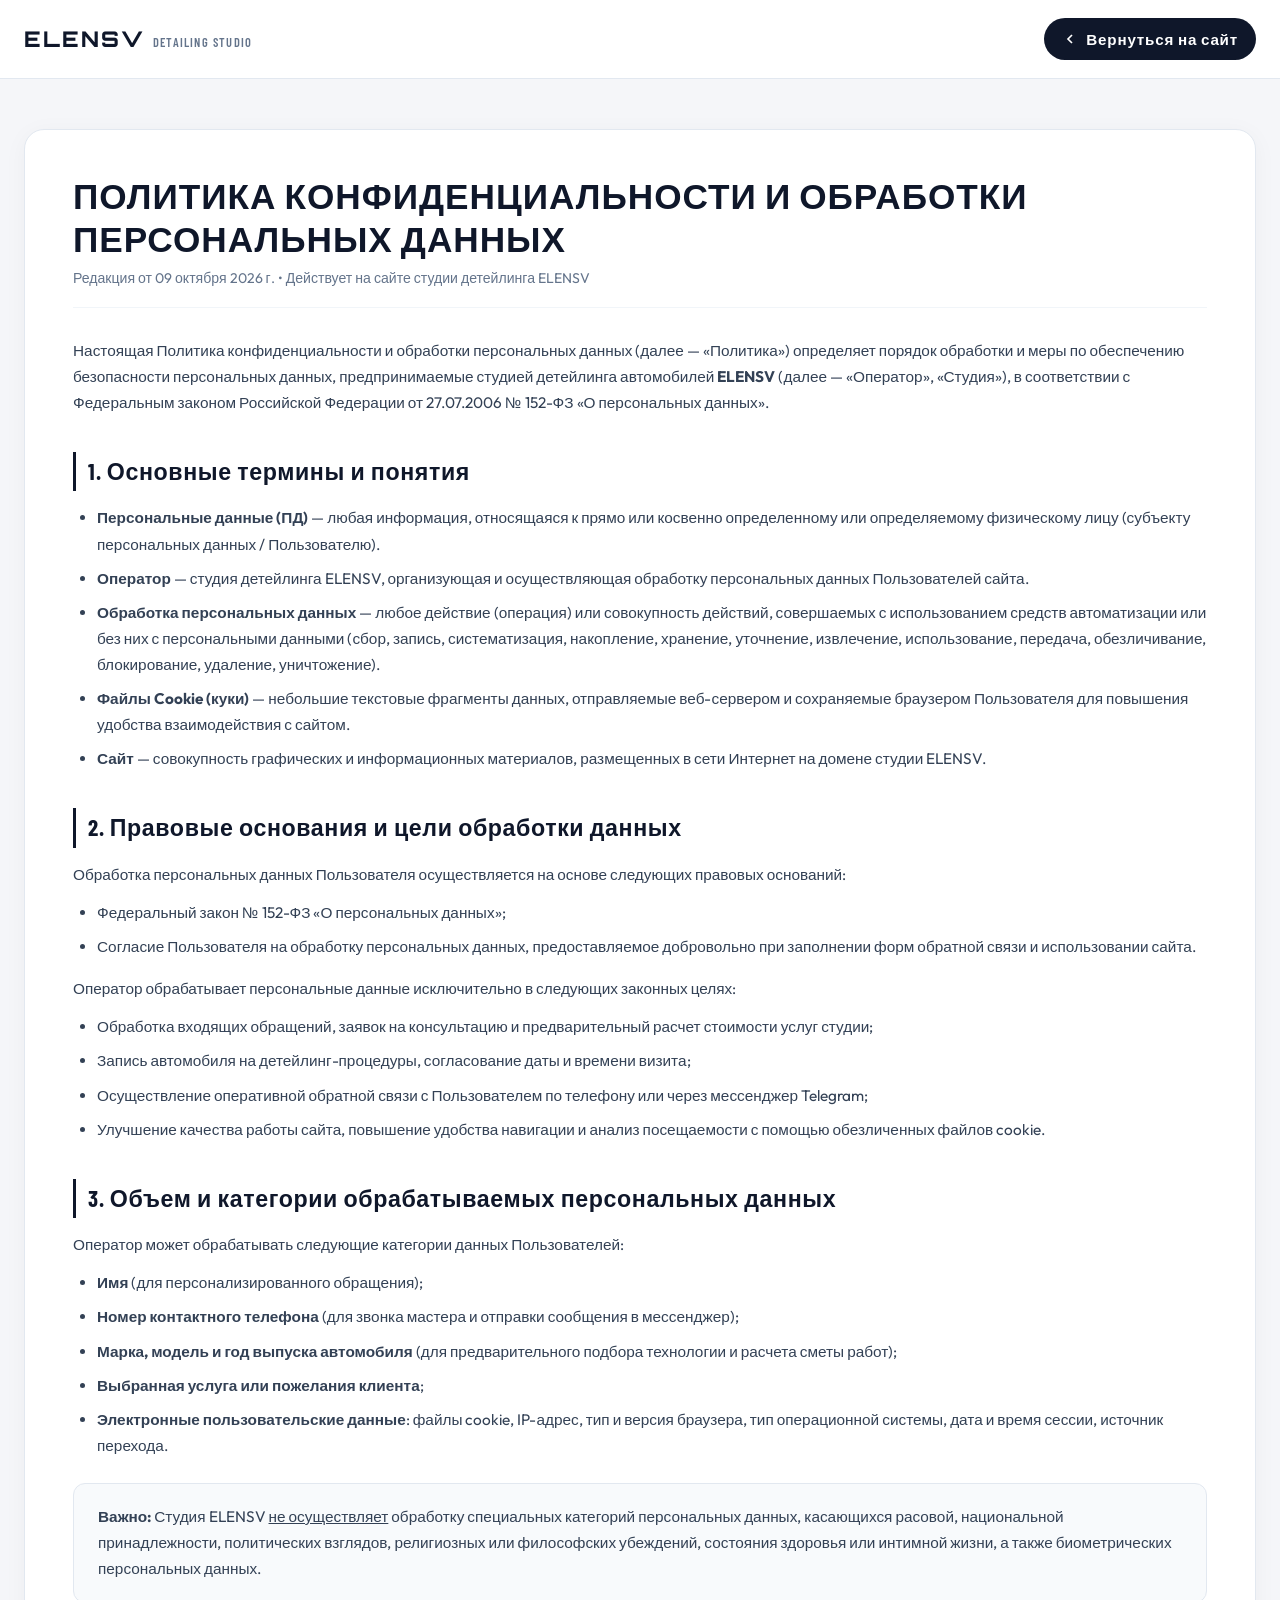
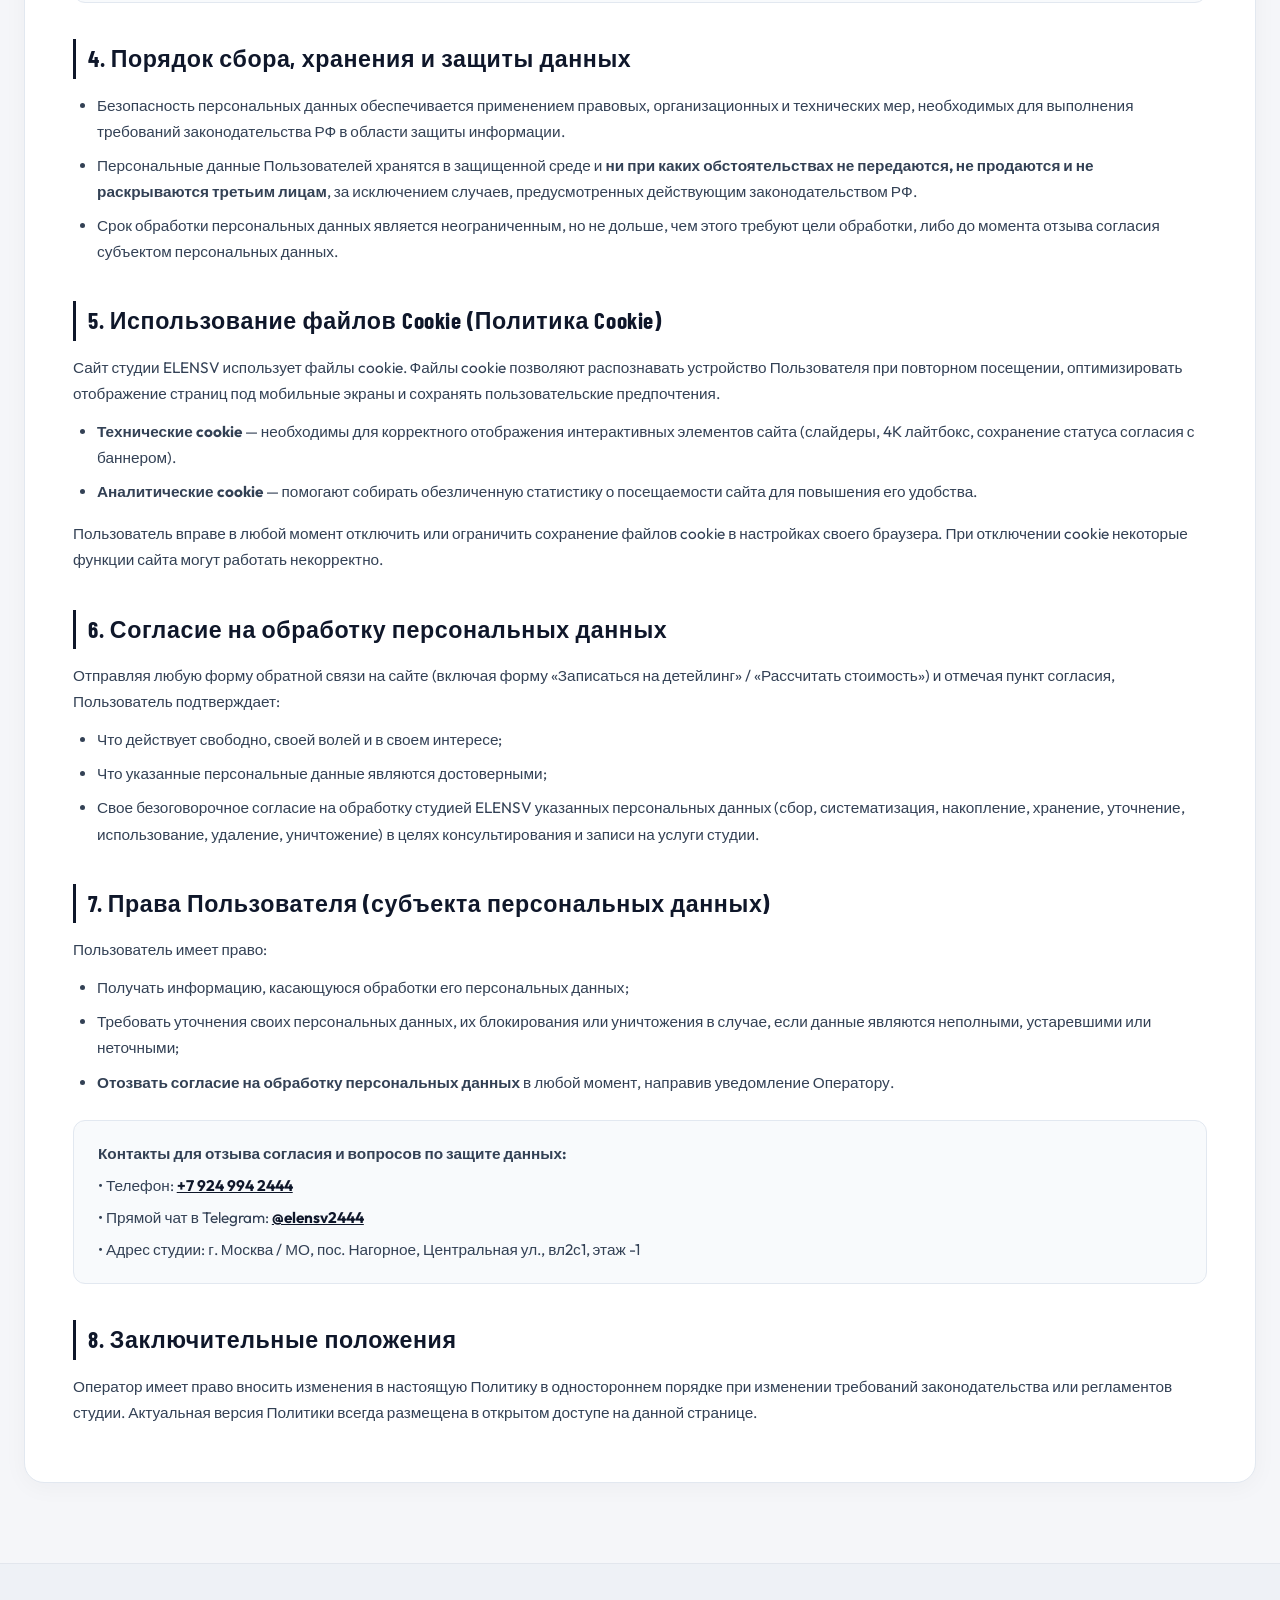
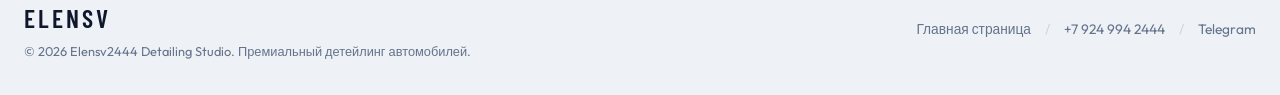
<file: privacy.html>
<!DOCTYPE html>
<html lang="ru">
<head>
  <meta charset="UTF-8">
  <meta name="viewport" content="width=device-width, initial-scale=1.0">
  <title>Политика конфиденциальности и обработки персональных данных | Студия детейлинга ELENSV</title>
  <meta name="description" content="Политика в отношении обработки персональных данных и файлов cookie студии детейлинга ELENSV в соответствии с Федеральным законом № 152-ФЗ.">
  
  <link rel="preconnect" href="https://fonts.googleapis.com">
  <link rel="preconnect" href="https://fonts.gstatic.com" crossorigin>
  <link href="https://fonts.googleapis.com/css2?family=Barlow+Condensed:wght@400;500;600;700&family=Orbitron:wght@600;700;800&family=Outfit:wght@300;400;500;600;700&display=swap" rel="stylesheet">
  
  <link rel="stylesheet" href="style.css?v=2.8">
  <style>
    .privacy-page {
      background: #f5f6f9;
      color: #0f172a;
      min-height: 100vh;
      display: flex;
      flex-direction: column;
    }
    .privacy-header-bar {
      background: #ffffff;
      border-bottom: 1px solid #e2e8f0;
      padding: 18px 0;
      position: sticky;
      top: 0;
      z-index: 100;
      backdrop-filter: blur(12px);
      -webkit-backdrop-filter: blur(12px);
    }
    .privacy-bar-inner {
      display: flex;
      align-items: center;
      justify-content: space-between;
      gap: 16px;
    }
    .privacy-logo {
      display: flex;
      align-items: baseline;
      gap: 8px;
      text-decoration: none;
      color: #0f172a;
    }
    .privacy-logo-txt {
      font-family: 'Orbitron', sans-serif;
      font-weight: 800;
      font-size: 1.35rem;
      letter-spacing: 2px;
    }
    .privacy-logo-tag {
      font-family: 'Barlow Condensed', sans-serif;
      font-size: 0.78rem;
      letter-spacing: 1.2px;
      color: #64748b;
      font-weight: 600;
    }
    .privacy-back-btn {
      display: inline-flex;
      align-items: center;
      gap: 8px;
      padding: 9px 18px;
      border-radius: 9999px;
      background: #0f172a;
      color: #ffffff;
      font-family: 'Barlow Condensed', sans-serif;
      font-size: 0.95rem;
      font-weight: 600;
      letter-spacing: 0.8px;
      text-decoration: none;
      transition: all 0.2s ease;
    }
    .privacy-back-btn:hover {
      background: #1e293b;
      transform: translateX(-3px);
    }
    .privacy-content-wrap {
      flex: 1;
      padding: 50px 0 80px;
    }
    .privacy-paper {
      background: #ffffff;
      border-radius: 20px;
      border: 1px solid #e2e8f0;
      padding: 44px 48px;
      box-shadow: 0 4px 25px rgba(15, 23, 42, 0.04);
      line-height: 1.7;
    }
    .privacy-paper h1 {
      font-family: 'Barlow Condensed', sans-serif;
      font-size: 2.2rem;
      font-weight: 700;
      letter-spacing: 1px;
      text-transform: uppercase;
      color: #0f172a;
      margin-bottom: 8px;
      line-height: 1.2;
    }
    .privacy-meta-date {
      color: #64748b;
      font-size: 0.88rem;
      margin-bottom: 30px;
      display: block;
      border-bottom: 1px solid #f1f5f9;
      padding-bottom: 16px;
    }
    .privacy-paper h2 {
      font-family: 'Barlow Condensed', sans-serif;
      font-size: 1.45rem;
      font-weight: 700;
      letter-spacing: 0.6px;
      color: #0f172a;
      margin-top: 36px;
      margin-bottom: 14px;
      border-left: 3px solid #0f172a;
      padding-left: 12px;
    }
    .privacy-paper p, .privacy-paper li {
      font-size: 0.96rem;
      color: #334155;
      margin-bottom: 12px;
    }
    .privacy-paper ul {
      padding-left: 24px;
      margin-bottom: 16px;
    }
    .privacy-paper li {
      margin-bottom: 8px;
    }
    .privacy-highlight-box {
      background: #f8fafc;
      border: 1px solid #e2e8f0;
      border-radius: 12px;
      padding: 20px 24px;
      margin: 24px 0;
    }
    .privacy-highlight-box p {
      margin-bottom: 6px;
    }
    .privacy-highlight-box p:last-child {
      margin-bottom: 0;
    }
    @media (max-width: 768px) {
      .privacy-paper {
        padding: 28px 20px;
        border-radius: 16px;
      }
      .privacy-paper h1 {
        font-size: 1.65rem;
      }
      .privacy-paper h2 {
        font-size: 1.25rem;
      }
    }
  </style>
</head>
<body class="privacy-page">

  <!-- HEADER BAR -->
  <header class="privacy-header-bar">
    <div class="site-container privacy-bar-inner">
      <a href="index.html" class="privacy-logo">
        <span class="privacy-logo-txt">ELENSV</span>
        <span class="privacy-logo-tag">DETAILING STUDIO</span>
      </a>
      <a href="index.html" class="privacy-back-btn">
        <svg viewBox="0 0 24 24" width="16" height="16" fill="none" stroke="currentColor" stroke-width="2.5"><polyline points="15 18 9 12 15 6"/></svg>
        <span>Вернуться на сайт</span>
      </a>
    </div>
  </header>

  <!-- CONTENT -->
  <main class="privacy-content-wrap">
    <div class="site-container">
      <article class="privacy-paper">
        <h1>Политика конфиденциальности и обработки персональных данных</h1>
        <span class="privacy-meta-date">Редакция от 09 октября 2026 г. • Действует на сайте студии детейлинга ELENSV</span>

        <p>
          Настоящая Политика конфиденциальности и обработки персональных данных (далее — «Политика») определяет порядок обработки и меры по обеспечению безопасности персональных данных, предпринимаемые студией детейлинга автомобилей <strong>ELENSV</strong> (далее — «Оператор», «Студия»), в соответствии с Федеральным законом Российской Федерации от 27.07.2006 № 152-ФЗ «О персональных данных».
        </p>

        <h2>1. Основные термины и понятия</h2>
        <ul>
          <li><strong>Персональные данные (ПД)</strong> — любая информация, относящаяся к прямо или косвенно определенному или определяемому физическому лицу (субъекту персональных данных / Пользователю).</li>
          <li><strong>Оператор</strong> — студия детейлинга ELENSV, организующая и осуществляющая обработку персональных данных Пользователей сайта.</li>
          <li><strong>Обработка персональных данных</strong> — любое действие (операция) или совокупность действий, совершаемых с использованием средств автоматизации или без них с персональными данными (сбор, запись, систематизация, накопление, хранение, уточнение, извлечение, использование, передача, обезличивание, блокирование, удаление, уничтожение).</li>
          <li><strong>Файлы Cookie (куки)</strong> — небольшие текстовые фрагменты данных, отправляемые веб-сервером и сохраняемые браузером Пользователя для повышения удобства взаимодействия с сайтом.</li>
          <li><strong>Сайт</strong> — совокупность графических и информационных материалов, размещенных в сети Интернет на домене студии ELENSV.</li>
        </ul>

        <h2>2. Правовые основания и цели обработки данных</h2>
        <p>Обработка персональных данных Пользователя осуществляется на основе следующих правовых оснований:</p>
        <ul>
          <li>Федеральный закон № 152-ФЗ «О персональных данных»;</li>
          <li>Согласие Пользователя на обработку персональных данных, предоставляемое добровольно при заполнении форм обратной связи и использовании сайта.</li>
        </ul>
        <p>Оператор обрабатывает персональные данные исключительно в следующих законных целях:</p>
        <ul>
          <li>Обработка входящих обращений, заявок на консультацию и предварительный расчет стоимости услуг студии;</li>
          <li>Запись автомобиля на детейлинг-процедуры, согласование даты и времени визита;</li>
          <li>Осуществление оперативной обратной связи с Пользователем по телефону или через мессенджер Telegram;</li>
          <li>Улучшение качества работы сайта, повышение удобства навигации и анализ посещаемости с помощью обезличенных файлов cookie.</li>
        </ul>

        <h2>3. Объем и категории обрабатываемых персональных данных</h2>
        <p>Оператор может обрабатывать следующие категории данных Пользователей:</p>
        <ul>
          <li><strong>Имя</strong> (для персонализированного обращения);</li>
          <li><strong>Номер контактного телефона</strong> (для звонка мастера и отправки сообщения в мессенджер);</li>
          <li><strong>Марка, модель и год выпуска автомобиля</strong> (для предварительного подбора технологии и расчета сметы работ);</li>
          <li><strong>Выбранная услуга или пожелания клиента</strong>;</li>
          <li><strong>Электронные пользовательские данные</strong>: файлы cookie, IP-адрес, тип и версия браузера, тип операционной системы, дата и время сессии, источник перехода.</li>
        </ul>

        <div class="privacy-highlight-box">
          <p><strong>Важно:</strong> Студия ELENSV <u>не осуществляет</u> обработку специальных категорий персональных данных, касающихся расовой, национальной принадлежности, политических взглядов, религиозных или философских убеждений, состояния здоровья или интимной жизни, а также биометрических персональных данных.</p>
        </div>

        <h2>4. Порядок сбора, хранения и защиты данных</h2>
        <ul>
          <li>Безопасность персональных данных обеспечивается применением правовых, организационных и технических мер, необходимых для выполнения требований законодательства РФ в области защиты информации.</li>
          <li>Персональные данные Пользователей хранятся в защищенной среде и <strong>ни при каких обстоятельствах не передаются, не продаются и не раскрываются третьим лицам</strong>, за исключением случаев, предусмотренных действующим законодательством РФ.</li>
          <li>Срок обработки персональных данных является неограниченным, но не дольше, чем этого требуют цели обработки, либо до момента отзыва согласия субъектом персональных данных.</li>
        </ul>

        <h2>5. Использование файлов Cookie (Политика Cookie)</h2>
        <p>
          Сайт студии ELENSV использует файлы cookie. Файлы cookie позволяют распознавать устройство Пользователя при повторном посещении, оптимизировать отображение страниц под мобильные экраны и сохранять пользовательские предпочтения.
        </p>
        <ul>
          <li><strong>Технические cookie</strong> — необходимы для корректного отображения интерактивных элементов сайта (слайдеры, 4K лайтбокс, сохранение статуса согласия с баннером).</li>
          <li><strong>Аналитические cookie</strong> — помогают собирать обезличенную статистику о посещаемости сайта для повышения его удобства.</li>
        </ul>
        <p>
          Пользователь вправе в любой момент отключить или ограничить сохранение файлов cookie в настройках своего браузера. При отключении cookie некоторые функции сайта могут работать некорректно.
        </p>

        <h2>6. Согласие на обработку персональных данных</h2>
        <p>
          Отправляя любую форму обратной связи на сайте (включая форму «Записаться на детейлинг» / «Рассчитать стоимость») и отмечая пункт согласия, Пользователь подтверждает:
        </p>
        <ul>
          <li>Что действует свободно, своей волей и в своем интересе;</li>
          <li>Что указанные персональные данные являются достоверными;</li>
          <li>Свое безоговорочное согласие на обработку студией ELENSV указанных персональных данных (сбор, систематизация, накопление, хранение, уточнение, использование, удаление, уничтожение) в целях консультирования и записи на услуги студии.</li>
        </ul>

        <h2>7. Права Пользователя (субъекта персональных данных)</h2>
        <p>Пользователь имеет право:</p>
        <ul>
          <li>Получать информацию, касающуюся обработки его персональных данных;</li>
          <li>Требовать уточнения своих персональных данных, их блокирования или уничтожения в случае, если данные являются неполными, устаревшими или неточными;</li>
          <li><strong>Отозвать согласие на обработку персональных данных</strong> в любой момент, направив уведомление Оператору.</li>
        </ul>

        <div class="privacy-highlight-box">
          <p><strong>Контакты для отзыва согласия и вопросов по защите данных:</strong></p>
          <p>• Телефон: <strong><a href="tel:+79249942444" style="color: #0f172a; text-decoration: underline;">+7 924 994 2444</a></strong></p>
          <p>• Прямой чат в Telegram: <strong><a href="https://t.me/+79249942444" target="_blank" style="color: #0f172a; text-decoration: underline;">@elensv2444</a></strong></p>
          <p>• Адрес студии: г. Москва / МО, пос. Нагорное, Центральная ул., вл2с1, этаж -1</p>
        </div>

        <h2>8. Заключительные положения</h2>
        <p>
          Оператор имеет право вносить изменения в настоящую Политику в одностороннем порядке при изменении требований законодательства или регламентов студии. Актуальная версия Политики всегда размещена в открытом доступе на данной странице.
        </p>
      </article>
    </div>
  </main>

  <!-- MINIMAL FOOTER -->
  <footer class="cyber-footer">
    <div class="site-container footer-inner">
      <div class="f-brand">
        <span class="f-logo">ELENSV</span>
        <span class="f-sub">© 2026 Elensv2444 Detailing Studio. Премиальный детейлинг автомобилей.</span>
      </div>
      <div class="f-links">
        <a href="index.html">Главная страница</a>
        <span class="f-sep">/</span>
        <a href="tel:+79249942444">+7 924 994 2444</a>
        <span class="f-sep">/</span>
        <a href="https://t.me/+79249942444" target="_blank">Telegram</a>
      </div>
    </div>
  </footer>

</body>
</html>
</file>
<file: style.css>
/* ==========================================================================
   ELENSV DETAILING STUDIO — OFFICIAL CORPORATE LUXURY STYLE
   Refined light-gray & platinum aesthetic with sharp typography
   Studio: @elensv2444 • +7 924 994 2444 • Telegram: t.me/+79249942444
   ========================================================================== */

:root {
  /* Official Light Gray Palette */
  --bg-deep: #f5f6f9;
  --bg-surface: #ffffff;
  --bg-card: #ffffff;
  --bg-card-hover: #f8fafc;
  --bg-glass: rgba(255, 255, 255, 0.94);
  --bg-glass-nav: rgba(255, 255, 255, 0.92);
  --bg-subtle: #eef1f6;
  --bg-muted: #eaedf2;

  /* Official Telegram & Brand Accents */
  --tg-blue: #24a1de;
  --ig-pink: #e1306c;
  --accent-graphite: #0f172a;
  --accent-steel: #334155;

  /* High-Contrast Corporate Typography */
  --text-pure: #0f172a;
  --text-bright: #1e293b;
  --text-muted: #475569;
  --text-dark: #64748b;
  --text-dim: #94a3b8;

  /* Crisp Borders */
  --border-subtle: #e2e6ed;
  --border-focus: #cbd5e1;
  --border-dark: #0f172a;

  /* Typography Fonts */
  --font-main: 'Outfit', -apple-system, BlinkMacSystemFont, 'Segoe UI', Roboto, sans-serif;
  --font-condensed: 'Barlow Condensed', sans-serif;
  --font-cyber: 'Orbitron', sans-serif;

  /* Radii & Crisp Shadows */
  --radius-xs: 6px;
  --radius-sm: 10px;
  --radius-md: 16px;
  --radius-lg: 24px;
  --radius-pill: 9999px;
  --shadow-card: 0 4px 20px rgba(15, 23, 42, 0.04);
  --shadow-elevated: 0 16px 45px rgba(15, 23, 42, 0.08);
  --shadow-hover: 0 12px 32px rgba(15, 23, 42, 0.09);
}

/* Base Reset & Box Sizing */
*, *::before, *::after {
  box-sizing: border-box;
  margin: 0;
  padding: 0;
}

html {
  scroll-behavior: smooth;
  background-color: var(--bg-deep);
  color: var(--text-bright);
  font-family: var(--font-main);
  font-size: 16px;
  overflow-x: hidden;
  width: 100%;
}

body {
  background-color: var(--bg-deep);
  color: var(--text-bright);
  line-height: 1.6;
  overflow-x: hidden;
  width: 100%;
  position: relative;
  -webkit-font-smoothing: antialiased;
  -moz-osx-font-smoothing: grayscale;
}

/* Disable ambient neon meshes */
.mesh-glow {
  display: none !important;
}

.site-container {
  width: 100%;
  max-width: 1300px;
  margin: 0 auto;
  padding: 0 24px;
  position: relative;
  z-index: 2;
}

.neon-text {
  color: var(--text-pure);
  text-shadow: none;
  font-weight: 500;
}

/* Common Section Layout */
.section-block {
  padding: 90px 0;
  position: relative;
  z-index: 2;
}

.block-header {
  text-align: center;
  max-width: 820px;
  margin: 0 auto 50px;
}

.header-badge {
  display: inline-flex;
  align-items: center;
  gap: 8px;
  background: var(--bg-subtle);
  border: 1px solid var(--border-subtle);
  color: var(--text-muted);
  font-family: var(--font-cyber);
  font-size: 0.74rem;
  font-weight: 700;
  letter-spacing: 2px;
  text-transform: uppercase;
  padding: 6px 18px;
  border-radius: var(--radius-pill);
  margin-bottom: 16px;
  box-shadow: none;
}

/* Corporate Narrow Titles */
.header-title {
  font-family: var(--font-condensed);
  font-size: clamp(1.85rem, 4.2vw, 2.75rem);
  font-weight: 500;
  letter-spacing: 2px;
  line-height: 1.15;
  color: var(--text-pure);
  text-transform: uppercase;
  margin-bottom: 12px;
}

.header-desc {
  color: var(--text-dark);
  font-size: 1.05rem;
  line-height: 1.6;
}

/* ==========================================================================
   FLOATING CAPSULE NAVIGATION
   ========================================================================== */
.cyber-header {
  position: fixed;
  top: 16px;
  left: 0;
  width: 100%;
  padding: 0 16px;
  box-sizing: border-box;
  z-index: 1000;
  pointer-events: none;
  transition: all 0.3s ease;
}

.header-capsule {
  pointer-events: auto;
  position: relative;
  width: 100%;
  max-width: 1280px;
  margin: 0 auto;
  background: var(--bg-glass-nav);
  backdrop-filter: blur(20px);
  -webkit-backdrop-filter: blur(20px);
  border: 1px solid rgba(0, 0, 0, 0.08);
  box-shadow: 0 4px 24px rgba(15, 23, 42, 0.06);
  border-radius: var(--radius-pill);
  padding: 10px 24px;
  display: flex;
  align-items: center;
  justify-content: space-between;
  gap: 16px;
}

.capsule-logo {
  text-decoration: none;
  display: flex;
  flex-direction: column;
  flex-shrink: 0;
}

.logo-txt {
  font-family: var(--font-condensed);
  font-size: 1.8rem;
  font-weight: 600;
  letter-spacing: 3px;
  color: var(--text-pure);
  line-height: 1;
}

.logo-tag {
  font-size: 0.56rem;
  font-weight: 700;
  letter-spacing: 2px;
  color: var(--text-dark);
  margin-top: 2px;
}

.capsule-nav {
  display: flex;
  align-items: center;
  gap: 24px;
}

.nav-drawer-footer {
  display: none;
}

.nav-item {
  text-decoration: none;
  color: var(--text-bright);
  font-size: 0.92rem;
  font-weight: 500;
  letter-spacing: 0.5px;
  transition: all 0.2s ease;
  position: relative;
  padding: 4px 0;
}

.nav-item::after {
  content: '';
  position: absolute;
  bottom: 0;
  left: 0;
  width: 0;
  height: 2px;
  background: var(--accent-graphite);
  transition: width 0.25s ease;
}

.nav-item:hover {
  color: var(--text-pure);
}

.nav-item:hover::after {
  width: 100%;
}

.capsule-actions {
  display: flex;
  align-items: center;
  gap: 10px;
}

.action-btn {
  display: inline-flex;
  align-items: center;
  gap: 8px;
  text-decoration: none;
  color: var(--text-bright);
  font-size: 0.85rem;
  font-weight: 600;
  padding: 8px 16px;
  border-radius: var(--radius-pill);
  background: var(--bg-subtle);
  border: 1px solid var(--border-subtle);
  transition: all 0.25s ease;
}

.action-btn:hover {
  border-color: var(--border-focus);
  color: var(--text-pure);
  background: #ffffff;
  box-shadow: 0 4px 14px rgba(15, 23, 42, 0.06);
}

.action-btn.tg-btn {
  background: var(--tg-blue);
  border-color: var(--tg-blue);
  color: #fff;
}

.action-btn.tg-btn:hover {
  background: #1c8cc3;
  border-color: #1c8cc3;
  box-shadow: 0 4px 16px rgba(36, 161, 222, 0.35);
}

.hamburger-toggle {
  display: none;
  flex-direction: column;
  justify-content: center;
  align-items: center;
  gap: 5px;
  width: 40px;
  height: 40px;
  background: var(--bg-subtle);
  border: 1px solid var(--border-subtle);
  border-radius: var(--radius-sm);
  padding: 8px;
  cursor: pointer;
  flex-shrink: 0;
  transition: all 0.25s ease;
}

.hamburger-toggle:hover {
  background: #ffffff;
  border-color: var(--border-focus);
}

.hamburger-toggle span {
  display: block;
  height: 2px;
  width: 100%;
  background: var(--text-pure);
  border-radius: 2px;
  transition: all 0.25s ease;
}

.hamburger-toggle.active span:nth-child(1) {
  transform: translateY(7px) rotate(45deg);
}

.hamburger-toggle.active span:nth-child(2) {
  opacity: 0;
  transform: scaleX(0);
}

.hamburger-toggle.active span:nth-child(3) {
  transform: translateY(-7px) rotate(-45deg);
}

/* ==========================================================================
   OFFICIAL HERO SHOWROOM (ZERO.JPG)
   ========================================================================== */
.hero-cinematic {
  position: relative;
  min-height: auto;
  display: flex;
  flex-direction: column;
  justify-content: flex-start;
  padding-top: 0;
  padding-bottom: 50px;
  overflow: visible;
  background: var(--bg-deep);
}

.hero-visual-stage {
  position: relative;
  width: 100%;
  height: clamp(500px, 62vh, 700px);
  overflow: hidden;
  z-index: 1;
}

.hero-stage-img {
  width: 100%;
  height: 100%;
  object-fit: cover;
  object-position: center 42%;
  display: block;
}

/* Seamless blend into the light-gray background */
.stage-gradient-bottom {
  position: absolute;
  bottom: 0;
  left: 0;
  width: 100%;
  height: 34%;
  background: linear-gradient(to bottom, transparent 0%, rgba(245, 246, 249, 0.75) 60%, var(--bg-deep) 100%);
  pointer-events: none;
}

.stage-radial-overlay {
  display: none !important;
}

.hero-mobile-motto {
  display: none;
}

.hero-floating-hud {
  position: relative;
  z-index: 4;
  width: 100%;
  margin-top: -55px;
}

.hud-container {
  max-width: 1300px;
  width: 100%;
  margin: 0 auto;
  padding: 0 24px;
  display: flex;
  flex-direction: column;
  align-items: center;
}

/* Executive Brand Plaque (Liquid Glass / Transparent) */
.hero-brand-frame {
  max-width: 660px;
  width: 100%;
  margin: 0 auto 24px;
  background: rgba(255, 255, 255, 0.25);
  backdrop-filter: blur(24px) saturate(190%);
  -webkit-backdrop-filter: blur(24px) saturate(190%);
  border: 1px solid rgba(255, 255, 255, 0.65);
  border-top: 3px solid var(--accent-graphite);
  border-radius: var(--radius-lg);
  padding: 28px 34px;
  box-shadow: 0 16px 40px rgba(15, 23, 42, 0.08), inset 0 1px 1px rgba(255, 255, 255, 0.85);
  position: relative;
  overflow: hidden;
  display: flex;
  flex-direction: column;
  align-items: center;
  text-align: center;
}

.frame-edge-glow {
  position: absolute;
  top: 0;
  left: 0;
  width: 100%;
  height: 2px;
  background: linear-gradient(90deg, transparent, #94a3b8, transparent);
}

.frame-motto-pill {
  display: inline-flex;
  align-items: center;
  justify-content: center;
  gap: 10px;
  background: rgba(255, 255, 255, 0.3);
  border: 1px solid rgba(255, 255, 255, 0.6);
  backdrop-filter: blur(12px);
  -webkit-backdrop-filter: blur(12px);
  border-radius: var(--radius-pill);
  padding: 6px 18px;
  margin: 0 auto 16px;
  text-align: center;
}

.motto-txt {
  font-family: var(--font-cyber);
  font-size: 0.76rem;
  font-weight: 700;
  letter-spacing: 1.8px;
  color: var(--text-muted);
  white-space: nowrap;
  text-align: center;
}

.frame-title-wrap {
  display: flex;
  flex-direction: column;
  align-items: center;
  text-align: center;
  margin-bottom: 12px;
  width: 100%;
}

.frame-sub {
  font-family: var(--font-condensed);
  font-size: 1.05rem;
  font-weight: 500;
  letter-spacing: 3px;
  color: var(--text-dark);
  text-transform: uppercase;
  margin-bottom: 2px;
  text-align: center;
}

.frame-main {
  font-family: var(--font-condensed);
  font-size: clamp(2.7rem, 5.8vw, 4.4rem);
  font-weight: 600;
  letter-spacing: 4px;
  line-height: 0.95;
  color: var(--text-pure);
  text-align: center;
  width: 100%;
}

.frame-meta-line {
  display: flex;
  flex-direction: column;
  align-items: center;
  justify-content: center;
  text-align: center;
  gap: 6px;
  border-top: 1px solid var(--border-subtle);
  padding-top: 14px;
  margin-top: 8px;
  width: 100%;
}

.meta-geo-schedule {
  display: flex;
  align-items: center;
  justify-content: center;
  flex-wrap: wrap;
  gap: 8px;
  font-size: 0.78rem;
  color: var(--text-muted);
  margin-top: 2px;
}

.meta-geo-item,
.meta-schedule-item {
  display: inline-flex;
  align-items: center;
  gap: 6px;
  color: inherit;
  text-decoration: none;
  transition: all 0.2s ease;
}

a.meta-geo-item:hover {
  color: var(--text-pure);
}

.meta-geo-item svg,
.meta-schedule-item svg {
  color: var(--text-dark);
  flex-shrink: 0;
}

.meta-dot {
  color: var(--text-dim);
  font-size: 0.65rem;
}

.meta-desc {
  font-size: 0.78rem;
  font-weight: 600;
  letter-spacing: 1px;
  color: var(--text-dark);
  text-transform: uppercase;
  text-align: center;
}

.meta-callout {
  font-family: var(--font-main);
  font-size: 0.95rem;
  font-weight: 400;
  color: var(--text-bright);
  text-align: center;
  margin: 6px 0;
  line-height: 1.45;
  letter-spacing: 0.2px;
}

.meta-callout-link {
  color: var(--text-pure);
  text-decoration: underline;
  text-decoration-color: var(--border-focus);
  text-underline-offset: 3px;
  font-weight: 600;
  transition: all 0.22s ease;
}

.meta-callout-link:hover {
  color: var(--accent-graphite);
  text-decoration-color: var(--text-pure);
}

.hud-actions-row {
  display: flex;
  align-items: center;
  justify-content: center;
  flex-wrap: wrap;
  gap: 14px;
  max-width: 660px;
  width: 100%;
  margin: 0 auto;
}

.btn-hero-primary {
  display: inline-flex;
  align-items: center;
  gap: 12px;
  background: var(--accent-graphite);
  color: #ffffff;
  border: 1px solid var(--accent-graphite);
  font-family: var(--font-condensed);
  font-size: 1.15rem;
  font-weight: 600;
  letter-spacing: 1.5px;
  text-transform: uppercase;
  padding: 14px 28px;
  border-radius: var(--radius-pill);
  cursor: pointer;
  box-shadow: 0 4px 18px rgba(15, 23, 42, 0.2);
  transition: all 0.25s ease;
  text-decoration: none;
}

.btn-hero-primary:hover {
  transform: translateY(-3px);
  background: #1e293b;
  border-color: #1e293b;
  color: #ffffff;
  box-shadow: 0 10px 28px rgba(15, 23, 42, 0.25);
}

.btn-hero-glass {
  display: inline-flex;
  align-items: center;
  color: var(--text-pure);
  font-family: var(--font-condensed);
  font-size: 1.1rem;
  font-weight: 500;
  letter-spacing: 1.5px;
  text-transform: uppercase;
  padding: 13px 24px;
  border-radius: var(--radius-pill);
  text-decoration: none;
  background: #ffffff;
  border: 1px solid var(--border-focus);
  box-shadow: 0 2px 10px rgba(15, 23, 42, 0.04);
  transition: all 0.25s ease;
}

.btn-hero-glass:hover {
  border-color: #94a3b8;
  color: var(--text-pure);
  background: var(--bg-card-hover);
}

/* ==========================================================================
   OFFICIAL MARQUEE TICKER
   ========================================================================== */
.cyber-ticker-wrap {
  width: 100%;
  overflow: hidden;
  background: #ffffff;
  border-top: 1px solid var(--border-subtle);
  border-bottom: 1px solid var(--border-subtle);
  padding: 8px 0;
  position: relative;
  z-index: 5;
  box-shadow: none;
}

.ticker-track {
  display: flex;
  width: max-content;
  animation: tickerSlide 30s linear infinite;
  white-space: nowrap;
}

.ticker-track:hover {
  animation-play-state: paused;
}

@keyframes tickerSlide {
  0% { transform: translateX(0); }
  100% { transform: translateX(-50%); }
}

.ticker-item {
  display: inline-flex;
  align-items: center;
  gap: 10px;
  font-family: var(--font-condensed);
  font-size: 0.92rem;
  font-weight: 500;
  letter-spacing: 2px;
  color: var(--text-bright);
  padding: 0 18px;
  text-transform: uppercase;
}

.ticker-star {
  color: var(--text-dim);
  font-size: 0.68rem;
}

/* ==========================================================================
   SERVICES GRID (11 SERVICES — LIGHT THEME)
   ========================================================================== */
.services-block {
  background: var(--bg-deep);
}

.services-titanium-grid {
  display: grid;
  grid-template-columns: repeat(3, 1fr);
  gap: 28px;
}

.titanium-card {
  background: #ffffff;
  border: 1px solid var(--border-subtle);
  border-radius: var(--radius-lg);
  padding: 34px 30px;
  position: relative;
  overflow: hidden;
  box-shadow: var(--shadow-card);
  transition: all 0.3s cubic-bezier(0.16, 1, 0.3, 1);
  display: flex;
  flex-direction: column;
}

.titanium-card:hover {
  transform: translateY(-5px);
  border-color: var(--border-focus);
  box-shadow: var(--shadow-hover);
}

.card-edge-glow {
  position: absolute;
  top: 0;
  left: 0;
  width: 100%;
  height: 2px;
  background: linear-gradient(90deg, transparent, #94a3b8, transparent);
  opacity: 0;
  transition: opacity 0.3s ease;
}

.titanium-card:hover .card-edge-glow {
  opacity: 1;
}

.card-meta {
  display: flex;
  align-items: center;
  justify-content: space-between;
  margin-bottom: 20px;
}

.card-num {
  font-family: var(--font-condensed);
  font-size: 1.4rem;
  font-weight: 600;
  letter-spacing: 2px;
  color: var(--text-dark);
  opacity: 0.9;
}

.card-icon-hex {
  width: 46px;
  height: 46px;
  border-radius: 12px;
  background: #f8fafc;
  border: 1px solid var(--border-subtle);
  display: flex;
  align-items: center;
  justify-content: center;
  color: var(--text-pure);
  transition: all 0.25s ease;
}

.titanium-card:hover .card-icon-hex {
  background: var(--accent-graphite);
  color: #ffffff;
  border-color: var(--accent-graphite);
}

/* Card Photo Media Wrap */
.card-thumb-wrap {
  position: relative;
  width: 100%;
  height: 210px;
  border-radius: var(--radius-md);
  overflow: hidden;
  margin-bottom: 22px;
  border: 1px solid var(--border-subtle);
  background: var(--bg-subtle);
  cursor: pointer;
  box-shadow: 0 4px 14px rgba(15, 23, 42, 0.05);
  transition: all 0.3s ease;
}

.titanium-card:hover .card-thumb-wrap {
  border-color: var(--border-focus);
  box-shadow: 0 8px 24px rgba(15, 23, 42, 0.08);
}

.card-thumb-img {
  width: 100%;
  height: 100%;
  object-fit: cover;
  object-position: center 25%;
  display: block;
  transition: transform 0.5s cubic-bezier(0.16, 1, 0.3, 1);
}

.card-thumb-wrap:hover .card-thumb-img {
  transform: scale(1.04);
}

.card-thumb-overlay {
  position: absolute;
  inset: 0;
  background: linear-gradient(to top, rgba(15, 23, 42, 0.5) 0%, transparent 60%);
  display: flex;
  align-items: flex-end;
  justify-content: flex-end;
  padding: 12px 14px;
  transition: background 0.3s ease;
}

.card-thumb-wrap:hover .card-thumb-overlay {
  background: linear-gradient(to top, rgba(15, 23, 42, 0.65) 0%, transparent 80%);
}

.card-thumb-pill {
  display: inline-flex;
  align-items: center;
  gap: 6px;
  background: rgba(255, 255, 255, 0.95);
  backdrop-filter: blur(10px);
  -webkit-backdrop-filter: blur(10px);
  border: 1px solid var(--border-focus);
  color: var(--text-pure);
  font-family: var(--font-condensed);
  font-size: 0.82rem;
  font-weight: 500;
  letter-spacing: 0.8px;
  padding: 5px 12px;
  border-radius: var(--radius-pill);
  box-shadow: 0 2px 10px rgba(15, 23, 42, 0.08);
  transition: all 0.25s ease;
}

.card-thumb-wrap:hover .card-thumb-pill {
  color: #fff;
  background: var(--accent-graphite);
  border-color: var(--accent-graphite);
}

/* Card Gallery Slider (Multiple Photos) */
.card-thumb-slides {
  position: absolute;
  inset: 0;
  width: 100%;
  height: 100%;
}

.card-thumb-slides .card-thumb-img {
  position: absolute;
  inset: 0;
  width: 100%;
  height: 100%;
  object-fit: cover;
  object-position: center;
  opacity: 0;
  pointer-events: none;
  transition: opacity 0.35s ease, transform 0.5s cubic-bezier(0.16, 1, 0.3, 1);
}

.card-thumb-slides .card-thumb-img.active {
  opacity: 1;
  pointer-events: auto;
}

.card-thumb-slider:hover .card-thumb-slides .card-thumb-img.active {
  transform: scale(1.04);
}

.card-slider-btn {
  position: absolute;
  top: 50%;
  transform: translateY(-50%);
  width: 32px;
  height: 32px;
  border-radius: 50%;
  background: rgba(255, 255, 255, 0.94);
  border: 1px solid var(--border-focus);
  color: var(--text-pure);
  display: flex;
  align-items: center;
  justify-content: center;
  cursor: pointer;
  z-index: 6;
  backdrop-filter: blur(8px);
  -webkit-backdrop-filter: blur(8px);
  transition: all 0.2s cubic-bezier(0.16, 1, 0.3, 1);
  box-shadow: 0 2px 8px rgba(15, 23, 42, 0.08);
}

.card-slider-btn:hover {
  background: var(--accent-graphite);
  color: #ffffff;
  border-color: var(--accent-graphite);
  transform: translateY(-50%) scale(1.08);
}

.card-slider-btn.prev {
  left: 10px;
}

.card-slider-btn.next {
  right: 10px;
}

.card-slider-badge {
  position: absolute;
  top: 12px;
  right: 12px;
  z-index: 5;
  background: rgba(255, 255, 255, 0.95);
  backdrop-filter: blur(8px);
  -webkit-backdrop-filter: blur(8px);
  border: 1px solid var(--border-focus);
  border-radius: var(--radius-pill);
  padding: 3px 10px;
  font-family: var(--font-condensed);
  font-size: 0.82rem;
  letter-spacing: 1px;
  color: var(--text-pure);
  pointer-events: none;
  box-shadow: 0 2px 8px rgba(15, 23, 42, 0.06);
}

.card-slider-dots {
  position: absolute;
  bottom: 14px;
  left: 14px;
  z-index: 5;
  display: flex;
  align-items: center;
  gap: 5px;
  pointer-events: auto;
}

.card-slider-dot {
  width: 6px;
  height: 6px;
  border-radius: 50%;
  background: #cbd5e1;
  cursor: pointer;
  transition: all 0.25s ease;
}

.card-slider-dot:hover {
  background: #94a3b8;
}

.card-slider-dot.active {
  background: var(--accent-graphite);
  width: 16px;
  border-radius: 4px;
}

/* Service Titles & Texts */
.card-heading {
  font-family: var(--font-condensed);
  font-size: 1.35rem;
  font-weight: 600;
  letter-spacing: 0.8px;
  line-height: 1.25;
  color: var(--text-pure);
  margin-bottom: 16px;
}

.card-lead {
  color: var(--text-bright);
  font-size: 0.94rem;
  line-height: 1.6;
  margin-bottom: 12px;
}

.card-sub {
  color: var(--text-muted);
  font-size: 0.88rem;
  line-height: 1.55;
}

.card-sub.mb-thumb,
.card-feature-list.mb-thumb {
  margin-bottom: 20px;
}

.titanium-card .card-thumb-wrap:last-child {
  margin-bottom: 0;
}

.card-extra-block {
  margin-top: 4px;
}

.card-extra-title {
  font-family: var(--font-condensed);
  font-size: 1.15rem;
  font-weight: 600;
  color: var(--text-pure);
  letter-spacing: 0.6px;
  line-height: 1.35;
  margin-bottom: 8px;
}

.card-extra-desc {
  color: var(--text-bright);
  font-size: 0.92rem;
  line-height: 1.6;
}

.card-extra-obligations {
  margin-top: 14px;
}

.card-extra-obligations-title {
  display: block;
  font-family: var(--font-condensed);
  font-size: 1.05rem;
  font-weight: 600;
  color: var(--text-pure);
  letter-spacing: 0.5px;
  margin-bottom: 8px;
}

.card-feature-list {
  display: flex;
  flex-direction: column;
  gap: 10px;
}

.feat-item {
  display: flex;
  align-items: flex-start;
  gap: 8px;
  font-size: 0.9rem;
  color: var(--text-bright);
  line-height: 1.4;
}

.feat-bullet {
  color: var(--accent-graphite);
  font-size: 0.75rem;
  margin-top: 2px;
}

.card-span-2 {
  grid-column: span 2;
  background: #ffffff;
  border-color: var(--border-subtle);
}

/* ==========================================================================
   STANDARDS & PHILOSOPHY (LIGHT 2-COLUMN SHOWCASE)
   ========================================================================== */
.standards-block {
  background: #ffffff;
  border-top: 1px solid var(--border-subtle);
  border-bottom: 1px solid var(--border-subtle);
}

.standards-grid-3 {
  display: grid;
  grid-template-columns: repeat(2, 1fr);
  gap: 28px;
  max-width: 1000px;
  margin: 0 auto;
}

.standard-card {
  background: var(--bg-deep);
  border: 1px solid var(--border-subtle);
  border-top: 3px solid var(--accent-graphite);
  border-radius: var(--radius-lg);
  padding: 36px 32px;
  box-shadow: var(--shadow-card);
  transition: all 0.3s ease;
  display: flex;
  flex-direction: column;
}

.standard-card:hover {
  transform: translateY(-5px);
  border-color: var(--border-focus);
  box-shadow: var(--shadow-hover);
}

.std-num {
  font-family: var(--font-condensed);
  font-size: 1.8rem;
  font-weight: 600;
  letter-spacing: 2px;
  color: var(--text-pure);
  background: #ffffff;
  border: 1px solid var(--border-subtle);
  width: 56px;
  height: 56px;
  border-radius: var(--radius-md);
  display: flex;
  align-items: center;
  justify-content: center;
  margin-bottom: 22px;
  box-shadow: 0 2px 8px rgba(15, 23, 42, 0.04);
}

.std-title {
  font-family: var(--font-condensed);
  font-size: 1.32rem;
  font-weight: 600;
  letter-spacing: 0.8px;
  color: var(--text-pure);
  margin-bottom: 12px;
  line-height: 1.25;
}

.std-desc {
  color: var(--text-muted);
  font-size: 0.94rem;
  line-height: 1.6;
}

/* ==========================================================================
   DIGITAL BUSINESS CARD SECTION (ВИЗИТНАЯ КАРТОЧКА ELENSV)
   ========================================================================== */
.contacts-block {
  background: var(--bg-deep);
}

.vcard-luxury-box {
  background: #ffffff;
  border: 1px solid var(--border-subtle);
  border-radius: var(--radius-lg);
  padding: 50px 44px;
  box-shadow: var(--shadow-elevated);
  position: relative;
  overflow: hidden;
}

.vcard-luxury-box::before {
  content: '';
  position: absolute;
  top: 0;
  left: 0;
  right: 0;
  height: 3px;
  background: linear-gradient(90deg, transparent 0%, #94a3b8 50%, transparent 100%);
}

.vcard-contacts-row {
  display: grid;
  grid-template-columns: repeat(2, 1fr);
  gap: 20px;
  margin-bottom: 20px;
}

.vcard-contacts-row-secondary {
  display: grid;
  grid-template-columns: repeat(2, 1fr);
  gap: 20px;
  margin-bottom: 34px;
}

.vcard-channel-card {
  display: flex;
  align-items: center;
  gap: 18px;
  text-decoration: none;
  background: var(--bg-deep);
  border: 1px solid var(--border-subtle);
  padding: 20px 22px;
  border-radius: var(--radius-md);
  transition: all 0.28s ease;
}

.vcard-channel-card:hover {
  transform: translateY(-4px);
  border-color: var(--border-focus);
  background: #ffffff;
  box-shadow: 0 8px 24px rgba(15, 23, 42, 0.06);
}

.vcard-icon-hex {
  width: 50px;
  height: 50px;
  border-radius: 14px;
  background: #eef2ff;
  border: 1px solid #c7d2fe;
  display: flex;
  align-items: center;
  justify-content: center;
  color: #4338ca;
  flex-shrink: 0;
  transition: all 0.28s ease;
}

.vcard-icon-hex.ig-icon {
  background: #fdf2f8;
  border-color: #fbcfe8;
  color: #db2777;
}

.vcard-icon-hex.tg-icon {
  background: #f0f9ff;
  border-color: #bae6fd;
  color: #0284c7;
}

.vcard-icon-hex.loc-icon {
  background: #f1f5f9;
  border-color: #cbd5e1;
  color: #0f172a;
}

.vcard-icon-hex.time-icon {
  background: #fffbeb;
  border-color: #fde68a;
  color: #d97706;
}

.vcard-chan-sub {
  font-size: 0.78rem;
  color: var(--text-dark);
  margin-top: 3px;
  transition: all 0.2s ease;
}

.vcard-channel-card:hover .vcard-icon-hex {
  transform: scale(1.06);
}

.vcard-chan-meta {
  display: flex;
  flex-direction: column;
  gap: 2px;
}

.vcard-chan-label {
  font-family: var(--font-condensed);
  font-size: 0.95rem;
  font-weight: 500;
  color: var(--text-dark);
  text-transform: uppercase;
  letter-spacing: 1px;
}

.vcard-chan-value {
  font-size: 1.08rem;
  font-weight: 700;
  color: var(--text-pure);
  letter-spacing: 0.2px;
}

.vcard-bottom-info {
  display: flex;
  align-items: center;
  justify-content: center;
  flex-wrap: wrap;
  gap: 32px;
  border-top: 1px solid var(--border-subtle);
  padding-top: 26px;
  color: var(--text-dark);
  font-size: 0.92rem;
}

.vcard-info-item {
  display: flex;
  align-items: center;
  gap: 10px;
}

.vcard-info-dot {
  color: var(--text-dim);
  font-size: 0.75rem;
}

/* ==========================================================================
   OFFICIAL FOOTER
   ========================================================================== */
.cyber-footer {
  background: #eef1f6;
  border-top: 1px solid var(--border-subtle);
  padding: 34px 0;
  position: relative;
  z-index: 5;
}

.footer-inner {
  display: flex;
  align-items: center;
  justify-content: space-between;
  flex-wrap: wrap;
  gap: 20px;
}

.f-brand {
  display: flex;
  flex-direction: column;
}

.f-logo {
  font-family: var(--font-condensed);
  font-size: 1.6rem;
  font-weight: 600;
  letter-spacing: 3px;
  color: var(--text-pure);
}

.f-sub {
  font-size: 0.8rem;
  color: var(--text-dark);
  margin-top: 2px;
}

.f-details-bar {
  display: flex;
  align-items: center;
  flex-wrap: wrap;
  gap: 10px;
  margin-top: 6px;
  font-size: 0.82rem;
  color: var(--text-muted);
}

.f-detail-loc {
  color: var(--text-bright);
  text-decoration: none;
  transition: all 0.2s ease;
}

a.f-detail-loc:hover {
  color: var(--text-pure);
}

.f-detail-time {
  color: var(--text-pure);
}

.f-links {
  display: flex;
  align-items: center;
  gap: 14px;
  font-size: 0.86rem;
}

.f-links a {
  color: var(--text-dark);
  text-decoration: none;
  transition: color 0.2s ease;
}

.f-links a:hover {
  color: var(--text-pure);
}

.f-sep {
  color: var(--border-focus);
}

/* ==========================================================================
   FLOATING TELEGRAM BUTTON
   ========================================================================== */
.floating-tg-btn {
  position: fixed;
  bottom: 28px;
  right: 28px;
  width: 58px;
  height: 58px;
  border-radius: 50%;
  background: var(--tg-blue);
  color: #fff;
  display: flex;
  align-items: center;
  justify-content: center;
  text-decoration: none;
  z-index: 999;
  box-shadow: 0 8px 25px rgba(36, 161, 222, 0.4);
  transition: transform 0.25s ease, box-shadow 0.25s ease, background 0.25s ease;
}

.floating-tg-btn:hover {
  transform: scale(1.08);
  box-shadow: 0 10px 30px rgba(36, 161, 222, 0.55);
}

.tg-beacon {
  display: none !important;
}

.tg-tooltip {
  position: absolute;
  right: 70px;
  background: #ffffff;
  border: 1px solid var(--border-subtle);
  color: var(--text-pure);
  font-size: 0.82rem;
  font-weight: 600;
  padding: 6px 14px;
  border-radius: var(--radius-pill);
  white-space: nowrap;
  opacity: 0;
  pointer-events: none;
  box-shadow: 0 4px 18px rgba(15, 23, 42, 0.08);
  transition: opacity 0.25s ease;
}

.floating-tg-btn:hover .tg-tooltip {
  opacity: 1;
}

/* ==========================================================================
   4K LIGHTBOX POPUP
   ========================================================================== */
.lightbox-backdrop {
  position: fixed;
  top: 0;
  left: 0;
  width: 100%;
  height: 100%;
  background: rgba(15, 23, 42, 0.9);
  backdrop-filter: blur(16px);
  -webkit-backdrop-filter: blur(16px);
  z-index: 3000;
  display: flex;
  align-items: center;
  justify-content: center;
  padding: 24px;
  opacity: 0;
  pointer-events: none;
  transition: opacity 0.3s ease;
}

.lightbox-backdrop.active {
  opacity: 1;
  pointer-events: auto;
}

.lightbox-stage {
  max-width: 90vw;
  max-height: 90vh;
  position: relative;
  display: flex;
  flex-direction: column;
  align-items: center;
}

.lightbox-stage img {
  max-width: 100%;
  max-height: 80vh;
  border-radius: var(--radius-md);
  border: 1px solid rgba(255, 255, 255, 0.15);
  box-shadow: 0 20px 60px rgba(0, 0, 0, 0.6);
  object-fit: contain;
}

.lightbox-caption-text {
  margin-top: 14px;
  color: #fff;
  font-family: var(--font-condensed);
  font-size: 1.3rem;
  font-weight: 500;
  letter-spacing: 1px;
  text-align: center;
  text-shadow: 0 2px 10px rgba(0, 0, 0, 0.8);
}

.lightbox-close-cross {
  position: absolute;
  top: -48px;
  right: 0;
  background: none;
  border: none;
  color: #fff;
  font-size: 2rem;
  cursor: pointer;
  transition: color 0.2s;
}

.lightbox-close-cross:hover {
  color: #cbd5e1;
}

.lightbox-nav-btn {
  position: absolute;
  top: 50%;
  transform: translateY(-50%);
  width: 52px;
  height: 52px;
  border-radius: 50%;
  background: rgba(255, 255, 255, 0.92);
  border: 1px solid var(--border-subtle);
  color: var(--text-pure);
  display: flex;
  align-items: center;
  justify-content: center;
  cursor: pointer;
  z-index: 10;
  backdrop-filter: blur(10px);
  -webkit-backdrop-filter: blur(10px);
  transition: all 0.25s ease;
  box-shadow: 0 6px 20px rgba(0, 0, 0, 0.25);
}

.lightbox-nav-btn.prev {
  left: -70px;
}

.lightbox-nav-btn.next {
  right: -70px;
}

.lightbox-nav-btn:hover {
  background: #ffffff;
  color: #000;
  transform: translateY(-50%) scale(1.08);
}

.lightbox-nav-btn.hidden {
  display: none !important;
}

@media (max-width: 900px) {
  .lightbox-nav-btn.prev {
    left: 10px;
  }
  .lightbox-nav-btn.next {
    right: 10px;
  }
  .lightbox-nav-btn {
    width: 44px;
    height: 44px;
  }
}

/* ==========================================================================
   RESPONSIVE DESIGN & MOBILE OPTIMIZATION
   ========================================================================== */

/* Tablet & Smaller Laptops */
@media (max-width: 1140px) {
  .hud-container {
    align-items: center;
    padding: 0 20px;
  }

  .hero-brand-frame {
    margin-left: auto;
    margin-right: auto;
    max-width: 620px;
  }

  .hud-actions-row {
    justify-content: center;
    max-width: 620px;
  }

  .cyber-header {
    top: 12px;
    padding: 0 12px;
  }

  .header-capsule {
    padding: 8px 16px;
    gap: 12px;
  }

  .capsule-nav {
    display: none;
    position: absolute;
    top: calc(100% + 8px);
    left: 0;
    right: 0;
    width: 100%;
    background: #ffffff;
    border: 1px solid var(--border-subtle);
    border-radius: 18px;
    padding: 20px 18px;
    flex-direction: column;
    gap: 12px;
    box-shadow: 0 16px 40px rgba(15, 23, 42, 0.12);
    pointer-events: auto;
    z-index: 1001;
  }

  .capsule-nav.active {
    display: flex;
  }

  .capsule-nav.active .nav-drawer-footer {
    display: flex;
    flex-direction: column;
    gap: 8px;
    margin-top: 10px;
    padding-top: 14px;
    border-top: 1px solid var(--border-subtle);
  }

  .drawer-link {
    display: flex;
    align-items: center;
    gap: 10px;
    text-decoration: none;
    color: var(--text-pure);
    font-size: 0.95rem;
    font-weight: 500;
    padding: 10px 14px;
    border-radius: var(--radius-sm);
    background: var(--bg-deep);
    border: 1px solid var(--border-subtle);
    transition: all 0.2s ease;
  }

  .drawer-link:hover {
    background: #ffffff;
    border-color: var(--border-focus);
  }

  .drawer-link.tg {
    background: #f0f9ff;
    border-color: #bae6fd;
    color: #0284c7;
  }

  .drawer-link.ig {
    background: #fdf2f8;
    border-color: #fbcfe8;
    color: #db2777;
  }

  .drawer-link.loc {
    background: #f1f5f9;
    border-color: #cbd5e1;
    color: #0f172a;
  }

  .drawer-link.time {
    background: #fffbeb;
    border-color: #fde68a;
    color: #d97706;
  }

  .hamburger-toggle {
    display: flex;
  }

  .capsule-actions .action-btn .btn-text {
    display: none;
  }

  .capsule-actions .action-btn {
    padding: 8px 12px;
    min-width: 38px;
    height: 38px;
    justify-content: center;
  }

  .capsule-actions .action-btn.tel-btn {
    display: none;
  }

  .services-titanium-grid {
    grid-template-columns: repeat(2, 1fr);
  }

  .card-span-2 {
    grid-column: span 1;
  }

  .standards-grid-3 {
    grid-template-columns: 1fr;
  }

  .vcard-contacts-row,
  .vcard-contacts-row-secondary {
    grid-template-columns: 1fr;
    gap: 14px;
  }
}

/* Medium Tablets & Large Phones */
@media (max-width: 900px) {
  .section-block {
    padding: 70px 0;
  }

  .vcard-luxury-box {
    padding: 32px 20px;
  }
}

/* Smartphones (Mobile) */
@media (max-width: 768px) {
  .site-container {
    padding: 0 16px;
  }

  .cyber-header {
    top: 10px;
    padding: 0 10px;
  }

  .header-capsule {
    padding: 7px 14px;
    border-radius: 14px;
  }

  .logo-txt {
    font-size: 1.45rem;
    letter-spacing: 2px;
  }

  .logo-tag {
    font-size: 0.5rem;
    letter-spacing: 1.5px;
  }

  .capsule-actions .action-btn.ig-btn,
  .capsule-actions .action-btn.tel-btn {
    display: none !important;
  }

  .capsule-actions .action-btn.tg-btn {
    display: inline-flex !important;
    padding: 7px 10px;
    min-width: 38px;
    height: 38px;
    background: var(--tg-blue);
    border-color: var(--tg-blue);
    color: #fff;
    box-shadow: 0 2px 10px rgba(36, 161, 222, 0.3);
  }

  .capsule-actions {
    gap: 8px;
  }

  .hero-cinematic {
    padding-top: 0;
    padding-bottom: 30px;
    min-height: auto;
    display: flex;
    flex-direction: column;
    justify-content: flex-start;
    overflow: visible;
  }

  .hero-visual-stage {
    position: relative;
    height: clamp(320px, 46vh, 420px);
    min-height: 310px;
    max-height: 440px;
    width: 100%;
    overflow: hidden;
  }

  .hero-stage-img {
    width: 100%;
    height: 100%;
    object-fit: cover;
    object-position: 47% 40%;
  }

  .stage-gradient-bottom {
    position: absolute;
    bottom: 0;
    left: 0;
    width: 100%;
    height: 30%;
    background: linear-gradient(to bottom, transparent 0%, rgba(245, 246, 249, 0.75) 65%, var(--bg-deep) 100%);
    pointer-events: none;
  }

  /* Mobile Motto - 4 horizontal transparent badges over the showroom floor reflection */
  .hero-mobile-motto {
    display: flex;
    flex-direction: row;
    align-items: center;
    justify-content: space-between;
    gap: 6px;
    position: absolute;
    left: 12px;
    right: 12px;
    bottom: 16px;
    z-index: 3;
    pointer-events: none;
    max-width: 440px;
    margin: 0 auto;
  }

  .mob-motto-word {
    flex: 1;
    position: relative;
    display: inline-flex;
    align-items: center;
    justify-content: center;
    padding: 7px 4px;
    border-radius: 9px;
    
    /* Clean Transparent Frame with frosted blur */
    background: rgba(255, 255, 255, 0.14);
    backdrop-filter: blur(12px);
    -webkit-backdrop-filter: blur(12px);
    
    border: 1px solid rgba(255, 255, 255, 0.45);
    box-shadow: 0 4px 14px rgba(0, 0, 0, 0.22);
    
    /* Crisp typography */
    font-family: var(--font-condensed);
    font-size: clamp(0.72rem, 2.7vw, 0.88rem);
    font-weight: 700;
    letter-spacing: 1.2px;
    line-height: 1.15;
    color: #ffffff;
    text-transform: uppercase;
    text-shadow: 0 1px 3px rgba(0, 0, 0, 0.8);
    text-align: center;
    white-space: nowrap;
  }

  /* Move brand frame and buttons down below the photo stage */
  .hero-floating-hud {
    position: relative;
    z-index: 4;
    width: 100%;
    margin-top: -18px;
  }

  .hud-container {
    padding: 0 16px;
  }

  .hero-brand-frame {
    background: rgba(255, 255, 255, 0.32);
    backdrop-filter: blur(20px) saturate(180%);
    -webkit-backdrop-filter: blur(20px) saturate(180%);
    border: 1px solid rgba(255, 255, 255, 0.65);
    border-top: 3px solid var(--accent-graphite);
    padding: 24px 18px;
    border-radius: 18px;
    margin-bottom: 16px;
    max-width: 100%;
    align-items: center;
    text-align: center;
    box-shadow: 0 12px 35px rgba(15, 23, 42, 0.06), inset 0 1px 1px rgba(255, 255, 255, 0.8);
  }

  /* Hide duplicate motto pill inside the card on mobile */
  .frame-motto-pill {
    display: none;
  }

  .frame-title-wrap {
    align-items: center;
    text-align: center;
  }

  .frame-sub {
    font-size: 0.88rem;
    letter-spacing: 2px;
    text-align: center;
  }

  .frame-main {
    font-size: clamp(2.1rem, 9vw, 2.9rem);
    letter-spacing: 2.2px;
    text-align: center;
  }

  .header-title {
    font-size: clamp(1.5rem, 6.2vw, 1.95rem);
    letter-spacing: 1.8px;
    margin-bottom: 10px;
  }

  .frame-meta-line {
    flex-direction: column;
    align-items: center;
    justify-content: center;
    text-align: center;
    gap: 4px;
  }

  .meta-dot {
    display: none;
  }

  .meta-desc {
    font-size: 0.72rem;
    letter-spacing: 1.5px;
    text-align: center;
  }

  .meta-callout {
    font-size: 0.85rem;
    line-height: 1.4;
    margin: 5px 0;
  }

  .hud-actions-row {
    flex-direction: column;
    width: 100%;
    gap: 10px;
  }

  .btn-hero-primary,
  .btn-hero-glass {
    width: 100%;
    justify-content: center;
    text-align: center;
    padding: 13px 20px;
  }

  .cyber-ticker-wrap {
    padding: 6px 0;
  }

  .ticker-item {
    font-size: 0.82rem;
    gap: 8px;
    padding: 0 14px;
    letter-spacing: 1.5px;
  }

  .ticker-star {
    font-size: 0.58rem;
  }

  .services-titanium-grid {
    grid-template-columns: 1fr;
    gap: 16px;
  }

  .titanium-card {
    padding: 24px 18px;
    border-radius: 18px;
  }

  .card-thumb-wrap {
    height: 185px;
    margin-bottom: 18px;
  }

  .card-heading {
    font-size: 1.22rem;
  }

  .card-lead {
    font-size: 0.88rem;
  }

  .standards-grid-3 {
    grid-template-columns: 1fr;
    gap: 16px;
  }

  .standard-card {
    padding: 24px 18px;
    border-radius: 18px;
  }

  .std-title {
    font-size: 1.2rem;
  }

  .vcard-luxury-box {
    padding: 26px 14px;
    border-radius: 18px;
  }

  .vcard-contacts-row,
  .vcard-contacts-row-secondary {
    grid-template-columns: 1fr;
    gap: 12px;
    margin-bottom: 20px;
  }

  .vcard-channel-card {
    padding: 14px 14px;
  }

  .vcard-bottom-info {
    flex-direction: column;
    align-items: center;
    text-align: center;
    gap: 10px;
    padding-top: 18px;
    font-size: 0.82rem;
  }

  .f-details-bar {
    flex-direction: column;
    align-items: flex-start;
    gap: 4px;
  }

  .floating-tg-btn {
    bottom: 20px;
    right: 18px;
    width: 50px;
    height: 50px;
  }

  .tg-tooltip {
    display: none;
  }

  .footer-inner {
    flex-direction: column;
    align-items: flex-start;
    gap: 14px;
  }
}

/* ==========================================================================
   BOOKING & FEEDBACK FORM (152-FZ COMPLIANT)
   ========================================================================== */
.booking-block {
  background: var(--bg-deep);
  border-top: 1px solid var(--border-subtle);
  border-bottom: 1px solid var(--border-subtle);
  padding: 80px 0;
}

.booking-card {
  max-width: 860px;
  margin: 0 auto;
  background: #ffffff;
  border: 1px solid var(--border-subtle);
  border-radius: 24px;
  padding: 44px 48px;
  box-shadow: 0 10px 40px rgba(15, 23, 42, 0.05);
  position: relative;
  overflow: hidden;
}

.booking-card::before {
  content: '';
  position: absolute;
  top: 0;
  left: 0;
  right: 0;
  height: 3px;
  background: linear-gradient(90deg, transparent, #0f172a 50%, transparent);
}

.form-grid {
  display: grid;
  grid-template-columns: repeat(2, 1fr);
  gap: 20px;
  margin-bottom: 20px;
}

.form-group {
  display: flex;
  flex-direction: column;
  gap: 8px;
}

.form-group-full {
  margin-bottom: 24px;
}

.form-label {
  font-family: var(--font-condensed);
  font-size: 0.98rem;
  font-weight: 600;
  color: var(--text-pure);
  letter-spacing: 0.5px;
  display: flex;
  align-items: center;
  gap: 4px;
}

.req-star {
  color: #ef4444;
}

.form-input-wrap {
  position: relative;
  display: flex;
  align-items: center;
}

.form-icon {
  position: absolute;
  left: 14px;
  color: #94a3b8;
  pointer-events: none;
  transition: color 0.2s ease;
}

.form-control {
  width: 100%;
  padding: 13px 16px 13px 44px;
  font-family: var(--font-sans);
  font-size: 0.95rem;
  color: var(--text-pure);
  background: #f8fafc;
  border: 1px solid #cbd5e1;
  border-radius: 12px;
  outline: none;
  transition: all 0.25s ease;
}

.form-control:focus {
  background: #ffffff;
  border-color: #0f172a;
  box-shadow: 0 0 0 3px rgba(15, 23, 42, 0.08);
}

.form-input-wrap:focus-within .form-icon {
  color: #0f172a;
}

.form-select {
  cursor: pointer;
  appearance: none;
  background-image: url("data:image/svg+xml,%3Csvg xmlns='http://www.w3.org/2000/svg' width='16' height='16' viewBox='0 0 24 24' fill='none' stroke='%2364748b' stroke-width='2' stroke-linecap='round' stroke-linejoin='round'%3E%3Cpolyline points='6 9 12 15 18 9'%3E%3C/polyline%3E%3C/svg%3E");
  background-repeat: no-repeat;
  background-position: right 14px center;
  padding-right: 40px;
}

.form-textarea {
  padding: 14px 16px;
  resize: vertical;
  min-height: 90px;
  line-height: 1.5;
}

/* 152-FZ Consent checkbox */
.form-consent-wrap {
  margin-bottom: 28px;
  padding: 14px 18px;
  background: #f8fafc;
  border: 1px solid #e2e8f0;
  border-radius: 12px;
}

.consent-checkbox-label {
  display: flex;
  align-items: flex-start;
  gap: 12px;
  cursor: pointer;
  user-select: none;
}

.consent-input {
  position: absolute;
  opacity: 0;
  cursor: pointer;
  height: 0;
  width: 0;
}

.custom-checkbox {
  width: 20px;
  height: 20px;
  min-width: 20px;
  border: 2px solid #94a3b8;
  border-radius: 6px;
  background: #ffffff;
  display: flex;
  align-items: center;
  justify-content: center;
  margin-top: 2px;
  transition: all 0.2s ease;
}

.consent-input:checked ~ .custom-checkbox {
  background: #0f172a;
  border-color: #0f172a;
}

.consent-input:checked ~ .custom-checkbox::after {
  content: '';
  width: 5px;
  height: 9px;
  border: solid #ffffff;
  border-width: 0 2px 2px 0;
  transform: rotate(45deg);
  margin-bottom: 2px;
}

.consent-input:focus ~ .custom-checkbox {
  box-shadow: 0 0 0 3px rgba(15, 23, 42, 0.15);
}

.consent-text {
  font-size: 0.85rem;
  color: #475569;
  line-height: 1.5;
}

.consent-text a {
  color: #0f172a;
  text-decoration: underline;
  font-weight: 500;
  transition: color 0.2s ease;
}

.consent-text a:hover {
  color: #2563eb;
}

.form-actions-wrap {
  display: flex;
  align-items: center;
  justify-content: space-between;
  gap: 20px;
  flex-wrap: wrap;
}

.btn-submit-booking {
  display: inline-flex;
  align-items: center;
  gap: 10px;
  background: #0f172a;
  color: #ffffff;
  font-family: var(--font-condensed);
  font-size: 1.12rem;
  font-weight: 600;
  letter-spacing: 1px;
  text-transform: uppercase;
  padding: 15px 36px;
  border-radius: var(--radius-pill);
  border: none;
  cursor: pointer;
  transition: all 0.25s ease;
  box-shadow: 0 4px 18px rgba(15, 23, 42, 0.18);
}

.btn-submit-booking:hover {
  background: #1e293b;
  transform: translateY(-2px);
  box-shadow: 0 8px 24px rgba(15, 23, 42, 0.25);
}

.btn-submit-booking:active {
  transform: translateY(0);
}

.form-secure-badge {
  display: flex;
  align-items: center;
  gap: 8px;
  color: #64748b;
  font-size: 0.82rem;
}

/* Success modal */
.booking-success-overlay {
  position: absolute;
  top: 0;
  left: 0;
  width: 100%;
  height: 100%;
  background: rgba(255, 255, 255, 0.98);
  backdrop-filter: blur(8px);
  -webkit-backdrop-filter: blur(8px);
  z-index: 20;
  display: flex;
  align-items: center;
  justify-content: center;
  padding: 24px;
  opacity: 0;
  pointer-events: none;
  transition: opacity 0.3s ease;
}

.booking-success-overlay.active {
  opacity: 1;
  pointer-events: auto;
}

.booking-success-card {
  max-width: 480px;
  text-align: center;
  display: flex;
  flex-direction: column;
  align-items: center;
}

.success-icon-wrap {
  width: 64px;
  height: 64px;
  border-radius: 50%;
  background: #ecfdf5;
  color: #059669;
  border: 2px solid #a7f3d0;
  display: flex;
  align-items: center;
  justify-content: center;
  margin-bottom: 18px;
}

.success-title {
  font-family: var(--font-condensed);
  font-size: 1.6rem;
  font-weight: 700;
  color: #0f172a;
  letter-spacing: 0.5px;
  margin-bottom: 10px;
}

.success-desc {
  font-size: 0.94rem;
  color: #475569;
  line-height: 1.6;
  margin-bottom: 24px;
}

.success-actions {
  display: flex;
  align-items: center;
  gap: 12px;
  flex-wrap: wrap;
  justify-content: center;
}

.btn-success-close {
  padding: 12px 28px;
  border-radius: var(--radius-pill);
  background: #0f172a;
  color: #ffffff;
  border: none;
  font-family: var(--font-condensed);
  font-size: 1rem;
  font-weight: 600;
  letter-spacing: 0.5px;
  cursor: pointer;
  transition: all 0.2s ease;
}

.btn-success-close:hover {
  background: #1e293b;
}

.btn-success-tg {
  display: inline-flex;
  align-items: center;
  gap: 8px;
  padding: 12px 22px;
  border-radius: var(--radius-pill);
  background: #f0f9ff;
  border: 1px solid #bae6fd;
  color: #0284c7;
  text-decoration: none;
  font-family: var(--font-condensed);
  font-size: 0.95rem;
  font-weight: 600;
  transition: all 0.2s ease;
}

.btn-success-tg:hover {
  background: #0284c7;
  color: #ffffff;
}

/* ==========================================================================
   COOKIE CONSENT FLOATING BANNER
   ========================================================================== */
.cookie-banner {
  position: fixed;
  bottom: 0;
  left: 0;
  width: 100%;
  background: rgba(255, 255, 255, 0.96);
  backdrop-filter: blur(16px);
  -webkit-backdrop-filter: blur(16px);
  border-top: 1px solid #cbd5e1;
  box-shadow: 0 -8px 30px rgba(15, 23, 42, 0.1);
  padding: 18px 0;
  z-index: 2500;
  transform: translateY(100%);
  opacity: 0;
  visibility: hidden;
  transition: transform 0.4s cubic-bezier(0.16, 1, 0.3, 1), opacity 0.4s ease, visibility 0.4s ease;
}

.cookie-banner.show {
  transform: translateY(0);
  opacity: 1;
  visibility: visible;
}

.cookie-banner-inner {
  display: flex;
  align-items: center;
  justify-content: space-between;
  gap: 24px;
}

.cookie-text-wrap {
  display: flex;
  align-items: center;
  gap: 14px;
  flex: 1;
}

.cookie-icon {
  font-size: 1.8rem;
  flex-shrink: 0;
}

.cookie-message {
  font-size: 0.88rem;
  color: #334155;
  line-height: 1.5;
  margin: 0;
}

.cookie-message a {
  color: #0f172a;
  text-decoration: underline;
  font-weight: 600;
}

.cookie-actions {
  display: flex;
  align-items: center;
  gap: 12px;
  flex-shrink: 0;
}

.btn-cookie-accept {
  background: #0f172a;
  color: #ffffff;
  border: none;
  border-radius: var(--radius-pill);
  padding: 10px 22px;
  font-family: var(--font-condensed);
  font-size: 0.95rem;
  font-weight: 600;
  letter-spacing: 0.5px;
  cursor: pointer;
  transition: all 0.25s ease;
}

.btn-cookie-accept:hover {
  background: #1e293b;
  transform: translateY(-1px);
}

.btn-cookie-details {
  color: #64748b;
  font-size: 0.88rem;
  font-weight: 500;
  text-decoration: none;
  padding: 8px 12px;
  transition: color 0.2s ease;
}

.btn-cookie-details:hover {
  color: #0f172a;
}

@media (max-width: 768px) {
  .booking-card {
    padding: 28px 18px;
    border-radius: 18px;
  }
  .form-grid {
    grid-template-columns: 1fr;
    gap: 16px;
  }
  .form-actions-wrap {
    flex-direction: column;
    align-items: stretch;
  }
  .btn-submit-booking {
    justify-content: center;
    width: 100%;
  }
  .form-secure-badge {
    justify-content: center;
  }
  .cookie-banner-inner {
    flex-direction: column;
    align-items: flex-start;
    gap: 14px;
  }
  .cookie-actions {
    width: 100%;
    justify-content: space-between;
  }
  .btn-cookie-accept {
    flex: 1;
    text-align: center;
  }
}
</file>
